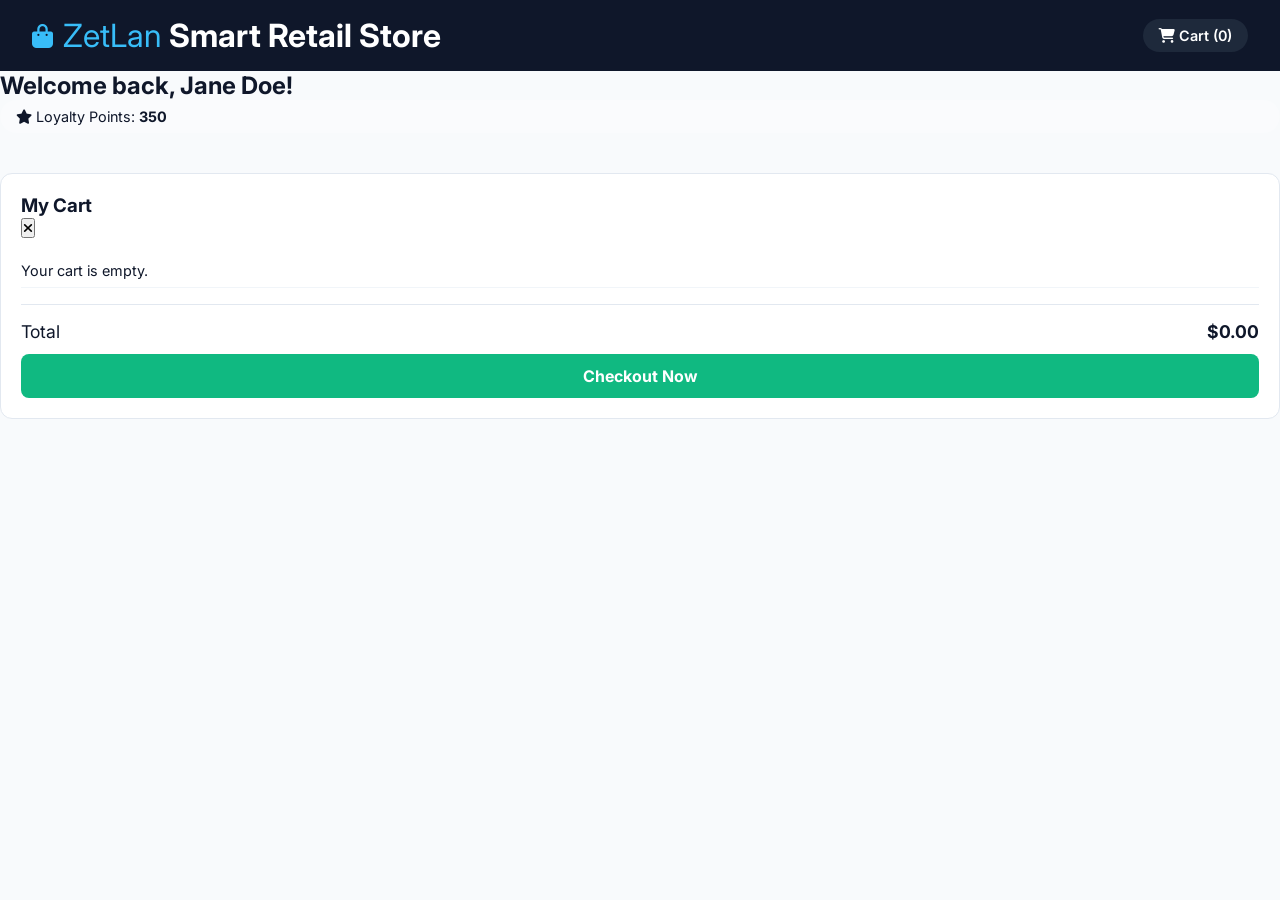
<file: frontend/customer-portal/index.html>
<!DOCTYPE html>
<html lang="en">
<head>
  <meta charset="UTF-8">
  <meta name="viewport" content="width=device-width, initial-scale=1.0">
  <title>ZetLan Smart Retail Store</title>
  <link rel="stylesheet" href="https://fonts.googleapis.com/css2?family=Inter:wght@300;400;500;600;700&display=swap">
  <link rel="stylesheet" href="https://cdnjs.cloudflare.com/ajax/libs/font-awesome/6.4.0/css/all.min.css">
  <link rel="stylesheet" href="../../../../../../frontend/customer-portal/css/styles.css">
</head>
<body>

<!-- Navigation -->
<header class="navbar">
  <div class="brand">
    <i class="fa-solid fa-bag-shopping brand-icon"></i>
    <h1><span class="zetlan-highlight">ZetLan</span> Smart Retail Store</h1>
  </div>
  <div class="cart-summary" id="cart-toggle-btn">
    <i class="fa-solid fa-cart-shopping"></i> Cart (<span id="cart-count">0</span>)
  </div>
</header>

<!-- Hero Landing Section -->
<section class="hero-section fade-in" id="customer-welcome">
  <div class="hero-content">
    <h2>Welcome to <span class="zetlan-highlight">ZetLan.</span></h2>
    <p>Discover our featured smart catalog. Experience seamless retail.</p>
  </div>
  <!-- Decorative Floating Elements / Carousel Placeholder -->
  <div class="hero-visuals">
    <div class="floating-item float-1"></div>
    <div class="floating-item float-2"></div>
    <div class="floating-item float-3"></div>
  </div>
</section>

<!-- Main Catalog -->
<div class="container fade-in delay-1">
  <main class="store-layout">
    <!-- Categories will be dynamically injected here -->
    <section class="products-section" id="catalog-container">
      <!-- JS injects category blocks here -->
    </section>
  </main>
</div>

<!-- Slide-In Cart Overlay & Sidebar -->
<div class="cart-overlay" id="cart-overlay"></div>
<aside class="cart-sidebar offcanvas" id="slide-cart">
  <div class="cart-header">
    <h3>My Cart</h3>
    <button class="close-btn" id="close-cart-btn"><i class="fa-solid fa-xmark"></i></button>
  </div>

  <div class="cart-table-wrapper">
    <table>
      <tbody id="customer-cart-body">
      <tr class="empty-row"><td colspan="2">Your cart is empty.</td></tr>
      </tbody>
    </table>
  </div>

  <div class="checkout-box">
    <div class="total-row">
      <span>Total</span>
      <strong id="customer-total">$0.00</strong>
    </div>
    <button onclick="processCustomerCheckout()" class="btn-checkout">Checkout Now</button>
  </div>
</aside>

<!-- Custom Popup Container -->
<div id="toast-container"></div>

<script src="../../../../../../frontend/customer-portal/js/api-client.js"></script>
<script src="../../../../../../frontend/customer-portal/js/customer-app.js"></script>
</body>
</html>
</file>
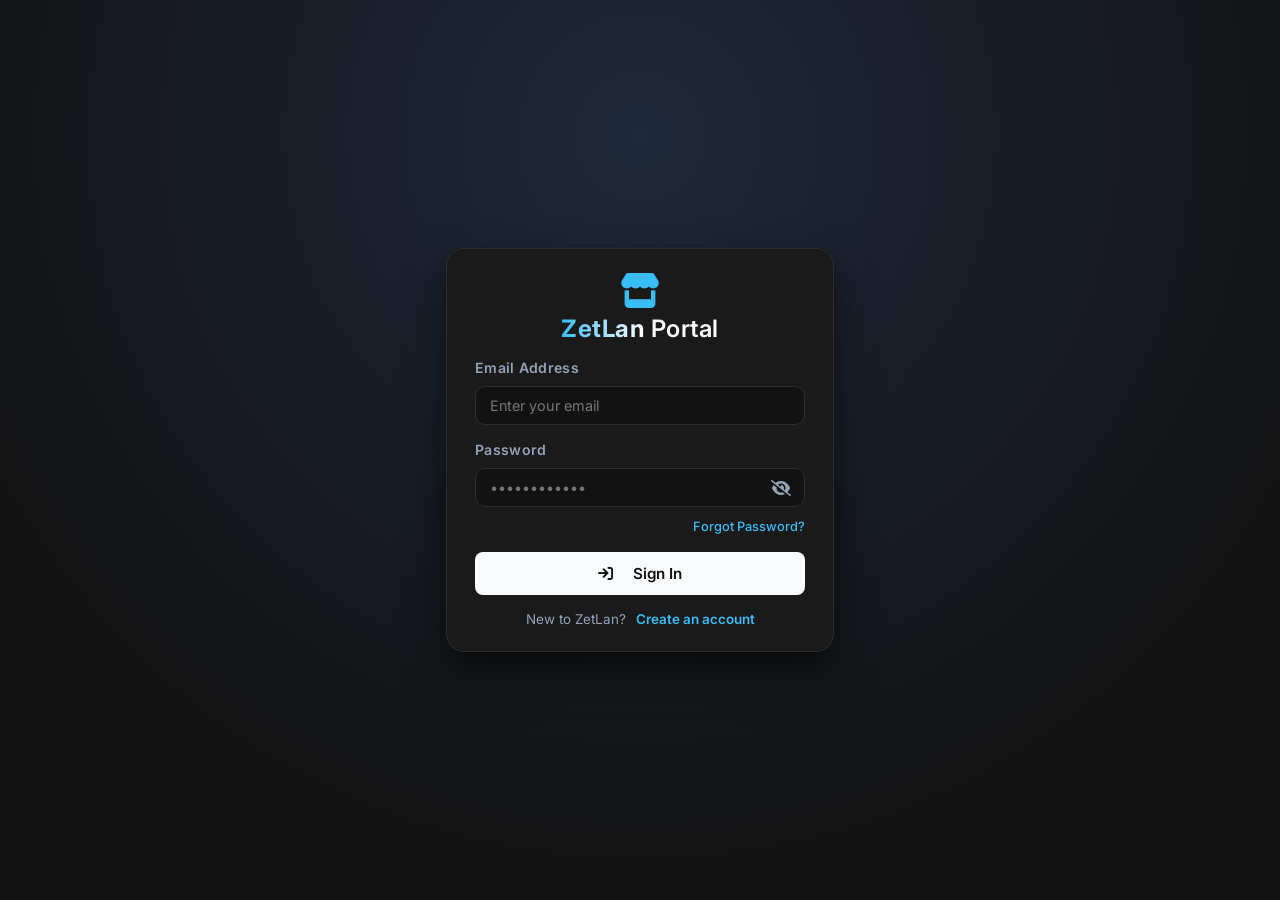
<file: smart-retail-management/src/main/resources/static/admin-portal/index.html>
<!DOCTYPE html>
<html lang="en">
<head>
  <meta charset="UTF-8">
  <meta name="viewport" content="width=device-width, initial-scale=1.0">
  <title>ZetLan Admin Dashboard</title>
  <link rel="stylesheet" href="css/admin-styles.css">
  <link rel="stylesheet" href="https://cdnjs.cloudflare.com/ajax/libs/font-awesome/6.4.0/css/all.min.css">
  <link rel="stylesheet" href="https://fonts.googleapis.com/css2?family=Inter:wght@300;400;500;600;700&display=swap">
</head>
<body>

<!-- Left Navigation Backdrop Overlay -->
<div id="sidebar-overlay" class="overlay"></div>

<!-- Right User Profile Backdrop Overlay -->
<div id="user-menu-overlay" class="overlay"></div>

<!-- ================= EXPANDED AVATAR SLIDE-IN SIDEBAR ================= -->
<aside id="user-slide-menu" class="slide-menu-left user-slide-drawer">
  <div class="menu-header">
    <div>
      <h3 id="dynamic-user-name">Loading...</h3>
    </div>
    <button id="close-user-menu" class="icon-btn"><i class="fa-solid fa-xmark"></i></button>
  </div>

  <ul class="menu-options-list">
    <li class="menu-item-spaced">
      <a href="#" onclick="openProfileModal()" class="avatar-nav-link">
        <i class="fa-solid fa-id-badge text-accent"></i>
        <span>My Profile & Role</span>
      </a>
    </li>
    <li class="menu-item-spaced">
      <a href="#" onclick="openPOSFromAvatar()" class="avatar-nav-link">
        <i class="fa-solid fa-cash-register text-success"></i>
        <span>POS Terminal Shortcut</span>
      </a>
    </li>
    <li class="menu-item-spaced">
      <a href="#" onclick="navigateToSettingsFromAvatar()" class="avatar-nav-link">
        <i class="fa-solid fa-sliders text-muted"></i>
        <span>System Preferences</span>
      </a>
    </li>
    <li class="menu-item-spaced">
      <a href="#" onclick="fetchDashboardData(true)" class="avatar-nav-link">
        <i class="fa-solid fa-rotate text-muted"></i>
        <span>Sync Activity Logs</span>
      </a>
    </li>
    <li class="menu-item-divider menu-action-item">
      <a href="#" onclick="logoutUser()" class="logout-link">
        <i class="fa-solid fa-arrow-right-from-bracket"></i>
        <span>Secure Sign Out</span>
      </a>
    </li>
    <li class="menu-item-spaced">
      <a href="#" onclick="deleteMyAccount()" class="logout-link text-danger">
        <i class="fa-solid fa-user-xmark"></i>
        <span>Delete Account</span>
      </a>
    </li>
  </ul>

  <div class="menu-footer">
    v0.1.0
  </div>
</aside>

<!-- ================= OFF-CANVAS COLLAPSIBLE LEFT NAVIGATION ================= -->
<aside id="sidebar-nav-drawer" class="sidebar-nav">
  <div class="brand sidebar-brand-row">
    <div class="brand-title-group">
      <i class="fa-solid fa-store brand-icon"></i>
      <h1><span class="zetlan-highlight">ZetLan</span> Admin</h1>
    </div>
    <button id="close-sidebar-btn" class="icon-btn close-sidebar-btn"><i class="fa-solid fa-xmark"></i></button>
  </div>

  <ul class="nav-links" id="sidebar-menu">
    <li data-privilege="ALL"><a href="#" data-target="dashboard-view" class="active"><i class="fa-solid fa-border-all"></i> Dashboard</a></li>
    <li data-privilege="ALL"><a href="#" data-target="products-view"><i class="fa-solid fa-boxes-stacked"></i> Products</a></li>
    <li data-privilege="ALL"><a href="#" data-target="orders-view"><i class="fa-solid fa-cart-flatbed"></i> Sales Orders</a></li>
    <li data-privilege="ALL"><a href="#" data-target="customers-view"><i class="fa-solid fa-users"></i> Customers</a></li>
    <li data-privilege="MANAGER,ADMIN"><a href="#" data-target="suppliers-view"><i class="fa-solid fa-truck-field"></i> Suppliers</a></li>
    <li data-privilege="ADMIN"><a href="#" data-target="employees-view"><i class="fa-solid fa-user-shield"></i> Staff & Roles</a></li>
    <li data-privilege="ADMIN"><a href="#" data-target="settings-view"><i class="fa-solid fa-gear"></i> Settings</a></li>
  </ul>
</aside>

<!-- ================= FULL-WIDTH MAIN CONTENT AREA ================= -->
<div class="app-layout">
  <main class="main-content">
    <header class="top-header">
      <div class="header-search">
        <button id="hamburger-btn" class="icon-btn hamburger-btn" title="Toggle Navigation Menu">
          <i class="fa-solid fa-bars"></i>
        </button>
        <h2 id="current-page-title" class="page-title">Dashboard Overview</h2>
      </div>
      <div class="header-actions">
        <div class="user-profile" id="avatar-btn" title="Open Account Menu">
          <i class="fa-solid fa-circle-user profile-icon"></i>
        </div>
      </div>
    </header>

    <div class="dashboard-container">

      <!-- DASHBOARD VIEW -->
      <section id="dashboard-view" class="view-section active fade-in">
        <section class="kpi-row">
          <div class="card kpi-card">
            <div class="kpi-text">
              <h3>Total Inventory Value</h3>
              <p id="stat-inventory-value">Fetching...</p>
            </div>
            <div class="stat-icon blue"><i class="fa-solid fa-wallet"></i></div>
          </div>
          <div class="card kpi-card">
            <div class="kpi-text">
              <h3>Active Products</h3>
              <p id="stat-total-products">--</p>
            </div>
            <div class="stat-icon green"><i class="fa-solid fa-boxes-stacked"></i></div>
          </div>
          <div class="card kpi-card">
            <div class="kpi-text">
              <h3>Reorder Alerts</h3>
              <p id="stat-low-stock">--</p>
            </div>
            <div class="stat-icon orange"><i class="fa-solid fa-triangle-exclamation"></i></div>
          </div>
        </section>

        <div class="bento-layout">
          <div class="primary-column">
            <section class="card">
              <div class="card-header">
                <h2><i class="fa-solid fa-chart-line"></i> Recent Operations</h2>
                <button class="btn btn-secondary btn-sm" onclick="fetchDashboardData(true)"><i class="fa-solid fa-rotate"></i> Sync</button>
              </div>
              <div id="recent-operations-container">
                <p class="empty-msg">Loading operational data...</p>
              </div>
            </section>
          </div>
          <aside class="widgets-column">
            <div class="card widget-card">
              <div class="card-header border-none pb-0">
                <h3 class="widget-title">Low Stock Alerts</h3>
              </div>
              <div id="alerts-widget-container" class="widget-body">
                <p class="empty-msg">All stock is healthy.</p>
              </div>
            </div>
          </aside>
        </div>
      </section>

      <!-- PRODUCTS VIEW -->
      <section id="products-view" class="view-section fade-in">
        <section class="card">
          <div class="card-header">
            <h2><i class="fa-solid fa-boxes-stacked"></i> Product Catalog</h2>
            <button class="btn btn-primary rbac-add"><i class="fa-solid fa-plus"></i> Add Product</button>
          </div>
          <div class="table-container">
            <table class="data-table">
              <thead><tr><th>ID</th><th>Details</th><th>Category</th><th>Price</th><th>Stock</th><th>Actions</th></tr></thead>
              <tbody id="products-table-body"><tr><td colspan="6" class="empty-msg">Loading...</td></tr></tbody>
            </table>
          </div>
        </section>
      </section>

      <!-- SALES ORDERS VIEW -->
      <section id="orders-view" class="view-section fade-in">
        <section class="card">
          <div class="card-header">
            <h2><i class="fa-solid fa-cart-flatbed"></i> Sales Orders</h2>
            <button class="btn btn-primary rbac-add"><i class="fa-solid fa-plus"></i> New Order</button>
          </div>
          <div class="table-container">
            <table class="data-table">
              <thead><tr><th>Order ID</th><th>Customer</th><th>Date</th><th>Total</th><th>Status</th><th>Actions</th></tr></thead>
              <tbody id="orders-table-body"><tr><td colspan="6" class="empty-msg">Loading...</td></tr></tbody>
            </table>
          </div>
        </section>
      </section>

      <!-- CUSTOMERS VIEW -->
      <section id="customers-view" class="view-section fade-in">
        <section class="card">
          <div class="card-header">
            <h2><i class="fa-solid fa-users"></i> Customer Database</h2>
            <button class="btn btn-primary rbac-add"><i class="fa-solid fa-plus"></i> Add Customer</button>
          </div>
          <div class="table-container">
            <table class="data-table">
              <thead><tr><th>ID</th><th>Name</th><th>Email</th><th>Phone</th><th>Actions</th></tr></thead>
              <tbody id="customers-table-body"><tr><td colspan="5" class="empty-msg">Loading...</td></tr></tbody>
            </table>
          </div>
        </section>
      </section>

      <!-- SUPPLIERS VIEW -->
      <section id="suppliers-view" class="view-section fade-in">
        <section class="card">
          <div class="card-header">
            <h2><i class="fa-solid fa-truck-field"></i> Supplier Management</h2>
            <button class="btn btn-primary rbac-add"><i class="fa-solid fa-plus"></i> Add Supplier</button>
          </div>
          <div class="table-container">
            <table class="data-table">
              <thead><tr><th>ID</th><th>Company Name</th><th>Contact Info</th><th>Status</th><th>Actions</th></tr></thead>
              <tbody id="suppliers-table-body"><tr><td colspan="5" class="empty-msg">Loading...</td></tr></tbody>
            </table>
          </div>
        </section>
      </section>

      <!-- EMPLOYEES & ROLES VIEW -->
      <section id="employees-view" class="view-section fade-in">
        <section class="card">
          <div class="card-header">
            <h2><i class="fa-solid fa-user-shield"></i> Staff & Role Assignments</h2>
            <button class="btn btn-primary rbac-add" onclick="showCustomToast('Admins must be registered via the secure Auth Portal.')"><i class="fa-solid fa-shield"></i> Portal Registration</button>
          </div>
          <div class="table-container">
            <table class="data-table">
              <thead><tr><th>ID</th><th>Name</th><th>Email</th><th>Role</th><th>Status</th><th>Actions</th></tr></thead>
              <tbody id="employees-table-body"><tr><td colspan="6" class="empty-msg">Loading...</td></tr></tbody>
            </table>
          </div>
        </section>
      </section>

      <!-- SETTINGS VIEW -->
      <section id="settings-view" class="view-section fade-in">
        <section class="card pb-lg">
          <div class="card-header border-light pb-md">
            <h2><i class="fa-solid fa-gear"></i> System Settings</h2>
            <button class="btn btn-primary" onclick="saveSystemSettings()"><i class="fa-solid fa-floppy-disk"></i> Save Configurations</button>
          </div>

          <div class="settings-grid">
            <div>
              <h3 class="settings-section-title">General Preferences</h3>
              <div class="form-group">
                <label for="setting-store-name">Company / Store Name</label>
                <input type="text" id="setting-store-name" class="form-control" value="ZetLan Smart Retail Store">
              </div>
              <div class="form-group">
                <label>Default Currency Symbol</label>
                <div class="custom-dropdown mb-0">
                  <div class="dropdown-selected bg-dominant">₹ (Indian Rupee)</div>
                </div>
              </div>
              <div class="form-group">
                <label for="setting-tax-rate">Global Sales Tax Rate (%)</label>
                <input type="number" id="setting-tax-rate" class="form-control" value="18" min="0" max="100">
              </div>
              <div class="form-group mt-md">
                <label for="setting-loyalty-rate">Loyalty Points Conversion</label>
                <p class="settings-help-text">Points earned per ₹100 spent by registered customers.</p>
                <input type="number" id="setting-loyalty-rate" class="form-control" value="1" min="1">
              </div>
            </div>

            <div>
              <h3 class="settings-section-title">System Modules</h3>
              <div class="settings-toggle-row">
                <div>
                  <strong class="settings-toggle-title">Dark Mode Interface</strong>
                  <span class="settings-help-text">Enforce dark theme across terminal.</span>
                </div>
                <input type="checkbox" id="setting-dark-mode" checked class="settings-checkbox">
              </div>
              <div class="settings-toggle-row">
                <div>
                  <strong class="settings-toggle-title">Low Stock Email Alerts</strong>
                  <span class="settings-help-text">Notify admins when inventory falls below 10.</span>
                </div>
                <input type="checkbox" id="setting-email-alerts" checked class="settings-checkbox">
              </div>
              <div class="settings-toggle-row mb-0">
                <div>
                  <strong class="settings-toggle-title">Auto-Backup Database</strong>
                  <span class="settings-help-text">Generate SQL dumps nightly at 12:00 AM.</span>
                </div>
                <input type="checkbox" id="setting-auto-backup" checked class="settings-checkbox">
              </div>
            </div>
          </div>
        </section>
      </section>

    </div>
  </main>
</div>

<!-- ================= MY PROFILE & ROLE MODAL ================= -->
<div id="profile-modal" class="modal-overlay">
  <div class="modal-container modal-sm">
    <div class="modal-header">
      <h2 class="modal-title"><i class="fa-solid fa-id-badge text-accent"></i> My Account Profile</h2>
      <button class="icon-btn" onclick="closeProfileModal()"><i class="fa-solid fa-xmark"></i></button>
    </div>
    <div class="modal-body profile-modal-body">
      <div class="profile-avatar-circle">
        <i class="fa-solid fa-user"></i>
      </div>
      <h3 id="profile-modal-name" class="profile-modal-name">System User</h3>
      <div id="profile-modal-role" class="badge active mb-md">ADMIN ACCESS</div>

      <div class="profile-info-grid">
        <div class="profile-info-row">
          <span class="text-muted">Status</span>
          <strong class="text-success"><i class="fa-solid fa-circle-check"></i> Active & Verified</strong>
        </div>
        <div class="profile-info-row">
          <span class="text-muted">Security Level</span>
          <strong id="profile-modal-privileges">Full Control</strong>
        </div>
      </div>
    </div>
    <div class="modal-footer confirm-footer">
      <button class="btn btn-secondary w-100" onclick="closeProfileModal()">Close</button>
    </div>
  </div>
</div>

<!-- ================= ORDER DETAILS MODAL ================= -->
<div id="order-details-modal" class="modal-overlay">
  <div class="modal-container order-detail-modal-box">
    <div class="modal-header">
      <h2 class="modal-title"><i class="fa-solid fa-receipt"></i> Order <span id="detail-order-number" class="text-accent"></span></h2>
      <button class="icon-btn" onclick="closeOrderDetailsModal()"><i class="fa-solid fa-xmark"></i></button>
    </div>

    <div class="order-detail-body">
      <div class="order-meta-row">
        <div class="order-meta-col">
          <p class="meta-label">Customer Account</p>
          <strong id="detail-customer" class="meta-value"></strong>
        </div>
        <div class="order-meta-col text-right">
          <p class="meta-label">Date & Time / Cashier</p>
          <div id="detail-meta" class="meta-value-block"></div>
        </div>
      </div>

      <div class="order-items-wrapper">
        <h4 class="order-items-title"><i class="fa-solid fa-basket-shopping"></i> Purchased Items</h4>
        <div class="table-container clean-table-box">
          <table class="data-table m-0">
            <thead>
            <tr>
              <th>Item Description</th>
              <th class="text-center">Qty</th>
              <th class="text-right">Price</th>
              <th class="text-right">Subtotal</th>
            </tr>
            </thead>
            <tbody id="detail-items-body"></tbody>
          </table>
        </div>
      </div>

      <div class="order-detail-footer">
        <div class="total-summary-box">
          <span class="summary-label">Grand Total</span>
          <strong id="detail-total" class="summary-total"></strong>
        </div>
      </div>
    </div>

  </div>
</div>

<!-- ================= 2-STEP POINT OF SALE (POS) MODAL ================= -->
<div id="pos-modal" class="modal-overlay">
  <div class="modal-container modal-lg">
    <div class="modal-header pos-step-header">
      <h2 class="modal-title"><i class="fa-solid fa-cash-register"></i> Terminal Checkout</h2>

      <div class="pos-progress-container">
        <div id="pos-step-indicator-1" class="pos-step-badge active">
          <span class="step-num">1</span> Select Items
        </div>
        <div class="pos-step-divider"></div>
        <div id="pos-step-indicator-2" class="pos-step-badge">
          <span class="step-num">2</span> Review & Payment
        </div>
      </div>

      <button class="icon-btn" onclick="closePOSModal()"><i class="fa-solid fa-xmark"></i></button>
    </div>

    <!-- STEP 1: CATALOG SELECTION -->
    <div id="pos-step-1-view" class="pos-step-view active">
      <div class="pos-catalog-wrapper">
        <div class="pos-search-bar-row">
          <input type="text" id="pos-search" class="form-control pos-search-input" placeholder="Search product catalog by name or SKU...">
        </div>

        <div id="pos-product-grid" class="pos-grid"></div>
      </div>

      <div class="pos-step-footer">
        <div class="pos-cart-summary-pill">
          <i class="fa-solid fa-cart-shopping"></i>
          <span id="pos-step1-count-badge" class="font-bold">0 Items</span>
          <span id="pos-step1-total-badge" class="pos-pill-total">₹0.00</span>
        </div>
        <button type="button" class="btn btn-primary" onclick="goToPOSStep(2)">
          <span>Next: Review Cart</span>
          <i class="fa-solid fa-arrow-right"></i>
        </button>
      </div>
    </div>

    <!-- STEP 2: CART REVIEW & SEARCHABLE CUSTOMERS -->
    <div id="pos-step-2-view" class="pos-step-view">
      <div class="pos-checkout-layout">
        <div class="pos-cart-table-panel">
          <div class="pos-panel-title">
            <h3><i class="fa-solid fa-basket-shopping"></i> Selected Items</h3>
            <button type="button" class="btn btn-secondary btn-sm" onclick="goToPOSStep(1)"><i class="fa-solid fa-plus"></i> Add More Items</button>
          </div>
          <div class="table-container pos-table-scroll">
            <table class="data-table m-0">
              <thead>
              <tr>
                <th>Product</th>
                <th class="text-center">Qty</th>
                <th class="text-right">Price</th>
                <th class="text-right">Subtotal</th>
                <th class="text-center">Remove</th>
              </tr>
              </thead>
              <tbody id="pos-cart-table-body">
              <tr><td colspan="5" class="empty-msg">Your cart is empty</td></tr>
              </tbody>
            </table>
          </div>
        </div>

        <div class="pos-checkout-panel">
          <div class="pos-customer-search-board">
            <label class="pos-label">Assign Customer Account</label>

            <div class="searchable-dropdown" id="pos-customer-search-box">
              <input type="text" id="pos-customer-search-input" class="form-control" placeholder="Type name, phone, or email..." autocomplete="off">
              <i class="fa-solid fa-magnifying-glass search-board-icon"></i>
              <input type="hidden" id="pos-customer-id">
            </div>

            <div id="pos-customer-options-list" class="searchable-options-list"></div>

            <div id="pos-selected-customer-pill" class="selected-customer-badge">
              <i class="fa-solid fa-user-check"></i>
              <span id="pos-selected-customer-name">Guest Checkout (No Account)</span>
              <button type="button" class="clear-cust-btn" onclick="clearPOSCustomer()"><i class="fa-solid fa-xmark"></i></button>
            </div>
          </div>

          <div class="pos-payment-summary-board">
            <div class="pos-total-row">
              <span class="pos-total-label">Grand Total</span>
              <strong id="pos-total-price" class="pos-total-price">₹0.00</strong>
            </div>

            <div class="pos-action-buttons">
              <button type="button" class="btn btn-secondary pos-back-btn" onclick="goToPOSStep(1)">
                <i class="fa-solid fa-arrow-left"></i> Back
              </button>
              <button id="pos-checkout-btn" class="btn btn-primary pos-checkout-btn" onclick="processPOSCheckout()">
                <i class="fa-solid fa-credit-card btn-icon-left"></i> Process Payment
              </button>
            </div>
          </div>
        </div>
      </div>
    </div>

  </div>
</div>

<!-- ================= PRODUCT CRUD MODAL ================= -->
<div id="product-modal" class="modal-overlay">
  <div class="modal-container">
    <div class="modal-header">
      <h2 id="product-modal-title" class="modal-title"><i class="fa-solid fa-box"></i> Add New Product</h2>
      <button class="icon-btn" onclick="closeProductModal()"><i class="fa-solid fa-xmark"></i></button>
    </div>
    <form id="product-form" class="modal-form">
      <input type="hidden" id="modal-product-id">
      <div class="modal-body">
        <div class="form-group full-width">
          <label for="modal-product-name">Product Name</label>
          <input type="text" id="modal-product-name" class="form-control" placeholder="Enter product name" required>
        </div>
        <div class="form-group">
          <label for="modal-product-sku">SKU (Stock Keeping Unit)</label>
          <input type="text" id="modal-product-sku" class="form-control" placeholder="Enter SKU" required>
        </div>
        <div class="form-group">
          <label>Category</label>
          <div class="custom-dropdown" id="modal-category-dropdown">
            <div class="dropdown-selected" id="modal-category-selected">Select a category</div>
            <div class="dropdown-options" id="modal-category-options"></div>
            <input type="hidden" id="modal-product-category" required>
          </div>
        </div>
        <div class="form-group">
          <label for="modal-product-price">Price (₹)</label>
          <input type="number" id="modal-product-price" class="form-control" placeholder="0.00" step="0.01" min="0" required>
        </div>
        <div class="form-group">
          <label for="modal-product-stock">Initial Stock Quantity</label>
          <input type="number" id="modal-product-stock" class="form-control" placeholder="0" min="0" required>
        </div>
        <div class="form-group full-width">
          <label for="modal-product-image">Product Image (File Upload)</label>
          <input type="file" id="modal-product-image" class="form-control" accept="image/png, image/jpeg, image/webp">
        </div>
        <div class="form-group full-width">
          <label for="modal-product-desc">Product Description</label>
          <textarea id="modal-product-desc" class="form-control textarea-vertical" rows="3" placeholder="Enter product details..."></textarea>
        </div>
      </div>
      <div class="modal-footer">
        <div><button type="button" class="btn btn-secondary" onclick="resetProductForm()">Reset</button></div>
        <div class="footer-actions">
          <button type="button" class="btn btn-secondary" onclick="closeProductModal()">Cancel</button>
          <button type="submit" class="btn btn-primary" id="modal-save-btn">Submit Product</button>
        </div>
      </div>
    </form>
  </div>
</div>

<!-- ================= CUSTOMER CRUD MODAL ================= -->
<div id="customer-modal" class="modal-overlay">
  <div class="modal-container">
    <div class="modal-header">
      <h2 id="customer-modal-title" class="modal-title"><i class="fa-solid fa-user-plus"></i> Add New Customer</h2>
      <button class="icon-btn" onclick="closeCustomerModal()"><i class="fa-solid fa-xmark"></i></button>
    </div>
    <form id="customer-form" class="modal-form">
      <input type="hidden" id="modal-customer-id">
      <div class="modal-body">
        <div class="form-group full-width">
          <label for="modal-customer-name">Full Name</label>
          <input type="text" id="modal-customer-name" class="form-control" placeholder="Enter customer's full name" required>
        </div>
        <div class="form-group">
          <label for="modal-customer-email">Email Address</label>
          <input type="email" id="modal-customer-email" class="form-control" placeholder="Enter email address" required>
        </div>
        <div class="form-group">
          <label for="modal-customer-phone">Phone Number</label>
          <input type="text" id="modal-customer-phone" class="form-control" placeholder="Enter phone number" required>
        </div>
        <div class="form-group full-width">
          <label for="modal-customer-address">Mailing Address</label>
          <textarea id="modal-customer-address" class="form-control textarea-vertical" rows="2" placeholder="Enter full address..."></textarea>
        </div>
      </div>
      <div class="modal-footer">
        <div><button type="button" class="btn btn-secondary" onclick="resetCustomerForm()">Reset</button></div>
        <div class="footer-actions">
          <button type="button" class="btn btn-secondary" onclick="closeCustomerModal()">Cancel</button>
          <button type="submit" class="btn btn-primary" id="modal-customer-save-btn">Submit Customer</button>
        </div>
      </div>
    </form>
  </div>
</div>

<!-- ================= SUPPLIER CRUD MODAL ================= -->
<div id="supplier-modal" class="modal-overlay">
  <div class="modal-container">
    <div class="modal-header">
      <h2 id="supplier-modal-title" class="modal-title"><i class="fa-solid fa-truck"></i> Add Supplier</h2>
      <button class="icon-btn" onclick="closeSupplierModal()"><i class="fa-solid fa-xmark"></i></button>
    </div>
    <form id="supplier-form" class="modal-form">
      <input type="hidden" id="modal-supplier-id">
      <div class="modal-body">
        <div class="form-group full-width">
          <label>Company Name</label>
          <input type="text" id="modal-supplier-company" class="form-control" placeholder="Enter company name" required>
        </div>
        <div class="form-group">
          <label>Contact Person</label>
          <input type="text" id="modal-supplier-person" class="form-control" placeholder="Enter contact person's name" required>
        </div>
        <div class="form-group">
          <label>Email Address</label>
          <input type="email" id="modal-supplier-email" class="form-control" placeholder="Enter email address" required>
        </div>
        <div class="form-group">
          <label>Phone Number</label>
          <input type="text" id="modal-supplier-phone" class="form-control" placeholder="Enter phone number" required>
        </div>
        <div class="form-group full-width">
          <label>Address</label>
          <textarea id="modal-supplier-address" class="form-control textarea-vertical" rows="2" placeholder="Enter full address..."></textarea>
        </div>
      </div>
      <div class="modal-footer">
        <button type="button" class="btn btn-secondary" onclick="resetSupplierForm()">Reset</button>
        <div class="footer-actions">
          <button type="button" class="btn btn-secondary" onclick="closeSupplierModal()">Cancel</button>
          <button type="submit" class="btn btn-primary">Save Supplier</button>
        </div>
      </div>
    </form>
  </div>
</div>

<!-- ================= EMPLOYEE CRUD MODAL ================= -->
<div id="employee-modal" class="modal-overlay">
  <div class="modal-container">
    <div class="modal-header">
      <h2 id="employee-modal-title" class="modal-title"><i class="fa-solid fa-user-shield"></i> Add Employee</h2>
      <button class="icon-btn" onclick="closeEmployeeModal()"><i class="fa-solid fa-xmark"></i></button>
    </div>
    <form id="employee-form" class="modal-form">
      <input type="hidden" id="modal-employee-id">
      <div class="modal-body">
        <div class="form-group full-width">
          <label>Full Name</label>
          <input type="text" id="modal-employee-name" class="form-control" placeholder="Enter full name" required>
        </div>
        <div class="form-group">
          <label>Username</label>
          <input type="text" id="modal-employee-username" class="form-control" placeholder="Enter unique username" required>
        </div>
        <div class="form-group">
          <label>Email Address</label>
          <input type="email" id="modal-employee-email" class="form-control" placeholder="Enter email address" required>
        </div>
        <div class="form-group">
          <label>Role ID</label>
          <input type="number" id="modal-employee-role" class="form-control" placeholder="1=Admin, 2=Mgr, 3=Staff" required>
        </div>
        <div class="form-group">
          <label>Password</label>
          <input type="password" id="modal-employee-password" class="form-control" placeholder="Enter new password">
        </div>
      </div>
      <div class="modal-footer">
        <button type="button" class="btn btn-secondary" onclick="resetEmployeeForm()">Reset</button>
        <div class="footer-actions">
          <button type="button" class="btn btn-secondary" onclick="closeEmployeeModal()">Cancel</button>
          <button type="submit" class="btn btn-primary">Save Employee</button>
        </div>
      </div>
    </form>
  </div>
</div>

<!-- ================= CUSTOM CONFIRMATION MODAL ================= -->
<div id="confirm-modal" class="modal-overlay">
  <div class="modal-container modal-sm">
    <div class="modal-body confirm-body">
      <div class="confirm-icon"><i class="fa-solid fa-triangle-exclamation"></i></div>
      <h3 id="confirm-title" class="confirm-title">Are you sure?</h3>
      <p id="confirm-message" class="confirm-message">This action cannot be undone.</p>
    </div>
    <div class="modal-footer confirm-footer">
      <button class="btn btn-secondary" onclick="closeConfirmModal()">Cancel</button>
      <button class="btn btn-danger" id="confirm-action-btn">Yes, Confirm</button>
    </div>
  </div>
</div>

<div id="toast-container"></div>
<script src="js/api-client.js"></script>
<script src="js/dashboard.js"></script>
</body>
</html>
</file>
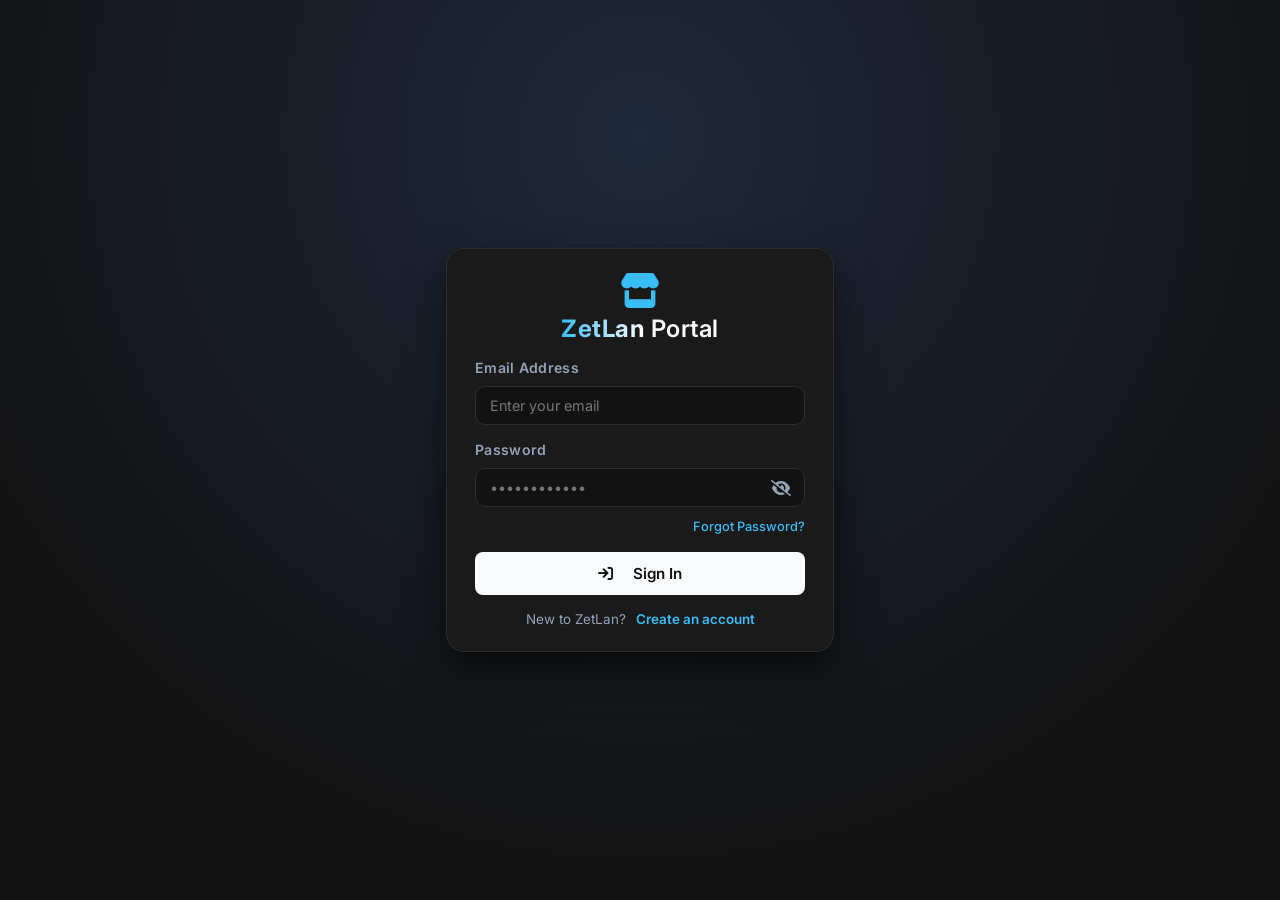
<file: smart-retail-management/src/main/resources/static/admin-portal/auth.html>
<!DOCTYPE html>
<html lang="en">
<head>
    <meta charset="UTF-8">
    <meta name="viewport" content="width=device-width, initial-scale=1.0">
    <title>ZetLan Portal - Authentication</title>
    <link rel="stylesheet" href="css/admin-styles.css">
    <link rel="stylesheet" href="https://cdnjs.cloudflare.com/ajax/libs/font-awesome/6.4.0/css/all.min.css">
    <link rel="stylesheet" href="https://fonts.googleapis.com/css2?family=Inter:wght@300;400;500;600;700&display=swap">
</head>
<body class="auth-body">

<div class="auth-wrapper">
    <div class="auth-card">

        <div class="auth-header">
            <i class="fa-solid fa-store brand-icon-large"></i>
            <h1><span class="zetlan-highlight">ZetLan</span> Portal</h1>
        </div>

        <!-- ================= LOGIN FORM ================= -->
        <form id="login-form" class="auth-form">
            <div class="form-group">
                <label for="login-email">Email Address</label>
                <input type="email" id="login-email" class="form-control" placeholder="Enter your email" required>
            </div>

            <div class="form-group">
                <label for="login-password">Password</label>
                <div class="input-with-icon">
                    <input type="password" id="login-password" class="form-control" placeholder="••••••••••••" required>
                    <i class="fa-solid fa-eye-slash toggle-password" onclick="togglePasswordVisibility('login-password', this)"></i>
                </div>
            </div>

            <a class="forgot-link" onclick="switchAuthView('forgot')">Forgot Password?</a>

            <button type="submit" class="btn btn-primary auth-btn">
                <i class="fa-solid fa-arrow-right-to-bracket btn-icon-left"></i> Sign In
            </button>

            <div class="auth-toggle">
                <span>New to ZetLan?</span>
                <a onclick="switchAuthView('register')">Create an account</a>
            </div>
        </form>

        <!-- ================= REGISTER FORM ================= -->
        <form id="register-form" class="auth-form auth-hidden">
            <div class="form-group">
                <label for="reg-name">Full Name</label>
                <input type="text" id="reg-name" class="form-control" placeholder="Enter full name" required>
            </div>

            <div class="form-group">
                <label for="reg-email">Email Address</label>
                <input type="email" id="reg-email" class="form-control" placeholder="Enter email address" required>
            </div>

            <div class="form-group">
                <label>Role</label>
                <div class="custom-dropdown" id="reg-role-dropdown">
                    <div class="dropdown-selected" id="reg-role-selected">Select a role</div>
                    <div class="dropdown-options" id="reg-role-options">
                        <div class="dropdown-option" data-value="1">ADMIN</div>
                        <div class="dropdown-option" data-value="2">MANAGER</div>
                        <div class="dropdown-option" data-value="3">STAFF</div>
                    </div>
                    <input type="hidden" id="reg-role" required>
                </div>
            </div>

            <div class="form-group">
                <label for="reg-password">Password</label>
                <div class="input-with-icon">
                    <input type="password" id="reg-password" class="form-control" placeholder="••••••••••••" required>
                    <i class="fa-solid fa-eye-slash toggle-password" onclick="togglePasswordVisibility('reg-password', this)"></i>
                </div>
            </div>

            <button type="submit" class="btn btn-primary auth-btn">
                <i class="fa-solid fa-user-plus btn-icon-left"></i> Register User
            </button>

            <div class="auth-toggle">
                <span>Already registered?</span>
                <a onclick="switchAuthView('login')">Sign in here</a>
            </div>
        </form>

        <!-- ================= FORGOT PASSWORD FORM ================= -->
        <form id="forgot-form" class="auth-form auth-hidden">
            <p class="auth-description">Enter your registered email to receive an account recovery link.</p>

            <div class="form-group">
                <label for="forgot-email">Email Address</label>
                <input type="email" id="forgot-email" class="form-control" placeholder="Enter your registered email" required>
            </div>

            <button type="submit" class="btn btn-primary auth-btn">
                <i class="fa-solid fa-paper-plane btn-icon-left"></i> Send Recovery Link
            </button>

            <div class="auth-toggle">
                <span>Remembered your password?</span>
                <a onclick="switchAuthView('login')">Back to Sign In</a>
            </div>
        </form>

    </div>
</div>

<div id="toast-container"></div>
<script src="js/api-client.js"></script>
<script src="js/auth.js"></script>
</body>
</html>
</file>
<file: frontend/customer-portal/css/styles.css>
* { box-sizing: border-box; 
    margin: 0; 
    padding: 0; 
    font-family: 'Inter', sans-serif; 
}
body { 
    background-color: #f8fafc; 
    color: #0f172a; 
}

.navbar { 
    background-color: #0f172a; 
    color: white; 
    padding: 1rem 2rem;
     display: flex; 
     justify-content: space-between;
      align-items: center; 
    }
.brand { 
    display: flex; 
    align-items: center;
     gap: 10px; 
    }
.brand-icon { 
    color: #38bdf8; 
    font-size: 1.5rem; 
}
.brand h1 span { 
    color: #38bdf8; 
    font-weight: 400;
 }
.cart-summary { 
    background: #1e293b; 
    padding: 8px 16px; 
    border-radius: 20px; 
    font-weight: 600; 
    font-size: 0.9rem;
 }

.container { 
    max-width: 1200px; 
    margin: 20px auto;
     padding: 0 20px; 
    }

.banner-card { 
    background: linear-gradient(135deg, #0284c7, #0369a1); 
    color: white; 
    padding: 24px; border-radius: 12px;
     margin-bottom: 24px; 
     display: flex; 
     justify-content: space-between;
      align-items: center; 
    }
.loyalty-badge {
     background: rgba(255, 255, 255, 0.2);
      padding: 8px 16px; 
      border-radius: 20px; 
      font-size: 0.9rem; 
    }

.store-layout { 
    display: grid; 
    grid-template-columns: 1fr 320px;
     gap: 24px; 
    }
@media (max-width: 768px) { .store-layout { grid-template-columns: 1fr; } }

.store-grid { 
    display: grid; 
    grid-template-columns: repeat(auto-fill, minmax(180px, 1fr)); 
    gap: 16px; margin-top: 16px; 
}
.store-card { 
    background: white; 
    border: 1px solid #e2e8f0; 
    border-radius: 12px; 
    padding: 16px; 
    text-align: center; 
    display: flex; 
    flex-direction: column; 
    justify-content: space-between;
     gap: 8px;
     }
.card-icon { 
    font-size: 2rem;
     color: #0284c7; 
     margin-bottom: 8px;
     }
.store-card .price {
     font-size: 1.1rem;
      font-weight: 700;
       color: #0284c7; 
    }
.store-card button {
     background: #0284c7; 
     color: white; 
     border: none; 
     padding: 8px 12px;
      border-radius: 6px; 
      font-weight: 600; 
      cursor: pointer; 
    }
.store-card button:hover { 
    background: #0369a1;
 }

.cart-sidebar { 
    background: white;
     border: 1px solid #e2e8f0;
     border-radius: 12px; 
     padding: 20px; 
     height: fit-content; 
    }
table {
     width: 100%; 
     border-collapse: collapse;
      margin: 16px 0;
    }
td { 
    padding: 8px 0;
     border-bottom: 1px solid #f1f5f9;
      font-size: 0.9rem; 
    }
.checkout-box { 
    margin-top: 16px;
     border-top: 1px solid #e2e8f0;
      padding-top: 16px;
     }
.total-row { 
    display: flex; 
    justify-content: space-between;
     font-size: 1.1rem; 
     margin-bottom: 12px; 
    }
.btn-checkout { 
    width: 100%; 
    background: #10b981; 
    color: white; 
    border: none; padding: 12px;
     border-radius: 8px; 
     font-weight: 700; 
     font-size: 1rem; 
     cursor: pointer; 
    }
.btn-checkout:hover {
     background: #059669; 
    }
    .store-grid {
  display: grid;
  grid-template-columns: repeat(auto-fill, minmax(200px, 1fr));
  gap: 20px;
}

.store-card .img-wrapper {
  width: 100%;
  height: 140px;
  overflow: hidden;
  border-radius: 8px;
  margin-bottom: 10px;
}

.store-img {
  width: 100%;
  height: 100%;
  object-fit: cover;
  transition: transform 0.3s ease;
}

.store-card:hover .store-img {
  transform: scale(1.05);
}
</file>
<file: smart-retail-management/src/main/resources/static/admin-portal/css/admin-styles.css>
:root {
  --bg-dominant: #121212;
  --bg-secondary: #1a1a1a;
  --bg-tertiary: #252525;
  --accent-primary: #38bdf8;
  --text-main: #f8fafc;
  --text-muted: #94a3b8;
  --border-light: #2d2d2d;
  --success: #10b981;
  --danger: #ef4444;
  --shadow-base: 0 4px 6px -1px rgba(0, 0, 0, 0.2);
  --shadow-hover: 0 10px 25px rgba(0, 0, 0, 0.4);
  --transition-smooth: all 0.3s cubic-bezier(0.25, 0.8, 0.25, 1);
  --transition-pop: all 0.4s cubic-bezier(0.34, 1.56, 0.64, 1);
}

* {
  box-sizing: border-box;
  margin: 0;
  padding: 0;
  font-family: 'Inter', sans-serif;
}

body {
  background-color: var(--bg-dominant);
  color: var(--text-main);
  height: 100vh;
  overflow: hidden;
  opacity: 1 !important;
  visibility: visible !important;
}

/* ========================================================= */
/* COMPACT, NO-SCROLL AUTHENTICATION PORTAL STYLES           */
/* ========================================================= */
.auth-body {
  display: flex;
  align-items: center;
  justify-content: center;
  height: 100vh;
  width: 100vw;
  background: radial-gradient(circle at 50% 15%, #1e293b 0%, #121212 75%);
  overflow: hidden;
}

.auth-wrapper {
  width: 100%;
  max-width: 420px;
  padding: 16px;
}

.auth-card {
  background: var(--bg-secondary);
  border: 1px solid var(--border-light);
  border-radius: 18px;
  padding: 24px 28px;
  box-shadow: 0 20px 40px rgba(0, 0, 0, 0.6);
  position: relative;
  overflow: hidden;
}

.auth-header {
  text-align: center;
  margin-bottom: 16px;
}

.brand-icon-large {
  font-size: 2.2rem;
  color: var(--accent-primary);
  margin-bottom: 6px;
  display: inline-block;
}

.auth-header h1 {
  font-size: 1.5rem;
  font-weight: 600;
  letter-spacing: 0.5px;
}

.auth-form {
  display: flex;
  flex-direction: column;
  gap: 12px;
}

/* Tighten auth-specific form groups and inputs */
.auth-form .form-group {
  margin-bottom: 4px;
}

.auth-form label {
  font-size: 0.82rem;
  margin-bottom: 4px;
}

.auth-form .form-control,
.auth-form .dropdown-selected {
  padding: 10px 14px;
  font-size: 0.9rem;
}

.auth-hidden {
  display: none !important;
}

.input-with-icon {
  position: relative;
  width: 100%;
}

.input-with-icon .form-control {
  padding-right: 40px;
}

.toggle-password {
  position: absolute;
  right: 14px;
  top: 50%;
  transform: translateY(-50%);
  cursor: pointer;
  color: var(--text-muted);
  transition: var(--transition-smooth);
}

.toggle-password:hover {
  color: var(--accent-primary);
}

.forgot-link {
  align-self: flex-end;
  font-size: 0.8rem;
  color: var(--accent-primary);
  cursor: pointer;
  text-decoration: none;
  margin-top: -4px;
  font-weight: 500;
}

.forgot-link:hover {
  text-decoration: underline;
}

.auth-btn {
  width: 100%;
  padding: 11px;
  font-size: 0.95rem;
  font-weight: 600;
  margin-top: 6px;
}

.auth-toggle {
  text-align: center;
  font-size: 0.84rem;
  color: var(--text-muted);
  margin-top: 4px;
}

.auth-toggle a {
  color: var(--accent-primary);
  cursor: pointer;
  font-weight: 600;
  margin-left: 6px;
  text-decoration: none;
}

.auth-toggle a:hover {
  text-decoration: underline;
}

.auth-description {
  color: var(--text-muted);
  font-size: 0.88rem;
  line-height: 1.4;
  text-align: center;
  margin-bottom: 6px;
}

/* ----------------------------------------- */
/* MAIN DASHBOARD LAYOUT                     */
/* ----------------------------------------- */
.view-section {
  display: none;
}

.view-section.active {
  display: block;
  opacity: 1 !important;
}

.fade-in {
  animation: fadeIn 0.4s ease forwards;
}

@keyframes fadeIn {
  from {
    opacity: 0;
    transform: translateY(10px);
  }
  to {
    opacity: 1;
    transform: translateY(0);
  }
}

.app-layout {
  display: block;
  height: 100vh;
  width: 100vw;
  position: relative;
  overflow: hidden;
  z-index: 10;
}

/* ========================================================= */
/* OFF-CANVAS HAMBURGER LEFT NAVIGATION DRAWER               */
/* ========================================================= */
.sidebar-nav {
  position: fixed;
  top: 0;
  left: -320px;
  width: 300px;
  height: 100vh;
  background: var(--bg-secondary);
  border-right: 1px solid var(--border-light);
  padding: 32px 24px;
  display: flex;
  flex-direction: column;
  z-index: 9999;
  transition: left 0.35s cubic-bezier(0.25, 0.8, 0.25, 1);
  box-shadow: 10px 0 30px rgba(0, 0, 0, 0.5);
}

.sidebar-nav.open {
  left: 0;
}

.sidebar-brand-row {
  display: flex;
  align-items: center;
  justify-content: space-between;
  margin-bottom: 40px;
  padding-left: 4px;
}

.brand-title-group {
  display: flex;
  align-items: center;
  gap: 14px;
}

.brand-title-group h1 {
  font-size: 1.7rem;
  font-weight: 300;
}

.zetlan-highlight {
  background: linear-gradient(90deg, #38bdf8, #ffffff);
  -webkit-background-clip: text;
  -webkit-text-fill-color: transparent;
  font-weight: 700;
}

.close-sidebar-btn {
  font-size: 1.5rem;
}

.nav-links {
  list-style: none;
  display: flex;
  flex-direction: column;
  gap: 10px;
}

.nav-links a {
  display: flex;
  align-items: center;
  gap: 16px;
  padding: 14px 20px;
  border-radius: 10px;
  text-decoration: none;
  color: var(--text-muted);
  font-size: 1.05rem;
  transition: var(--transition-smooth);
  font-weight: 500;
}

.nav-links a i {
  font-size: 1.2rem;
  width: 24px;
  text-align: center;
}

.nav-links a:hover {
  color: var(--text-main);
  background: rgba(255, 255, 255, 0.03);
}

.nav-links a.active {
  color: var(--text-main);
  background: rgba(56, 189, 248, 0.1);
  border-left: 4px solid var(--accent-primary);
  padding-left: 16px;
}

.nav-links a.active i {
  color: var(--accent-primary);
}

.main-content {
  display: flex;
  flex-direction: column;
  height: 100vh;
  width: 100%;
  overflow-y: auto;
}

.top-header {
  display: flex;
  justify-content: space-between;
  align-items: center;
  padding: 24px 48px;
  border-bottom: 1px solid var(--border-light);
  background: var(--bg-dominant);
  position: sticky;
  top: 0;
  z-index: 10;
}

.header-search {
  display: flex;
  align-items: center;
  gap: 20px;
}

.hamburger-btn {
  font-size: 1.6rem;
  color: var(--text-main);
  padding: 6px 12px;
  border-radius: 8px;
  background: var(--bg-secondary);
  border: 1px solid var(--border-light);
}

.hamburger-btn:hover {
  background: var(--bg-tertiary);
  color: var(--accent-primary);
  border-color: var(--accent-primary);
}

.page-title {
  font-size: 1.45rem;
  font-weight: 600;
}

/* ========================================================= */
/* UPGRADED 52px x 52px AVATAR BUTTON                       */
/* ========================================================= */
.user-profile {
  cursor: pointer;
  transition: var(--transition-smooth);
  display: flex;
  align-items: center;
  justify-content: center;
  width: 52px;
  height: 52px;
  border-radius: 50%;
  background: var(--bg-secondary);
  border: 1px solid var(--border-light);
  color: var(--text-main);
}

.profile-icon {
  font-size: 2.1rem;
}

.user-profile:hover {
  color: var(--accent-primary);
  border-color: var(--accent-primary);
  transform: scale(1.08);
  box-shadow: 0 0 15px rgba(56, 189, 248, 0.25);
}

/* ========================================================= */
/* EXPANDED AVATAR SLIDE-IN SIDEBAR                          */
/* ========================================================= */
.user-slide-drawer {
  width: 340px;
  right: -360px;
  left: auto;
  border-left: 1px solid var(--border-light);
  border-right: none;
  transition: right 0.35s cubic-bezier(0.25, 0.8, 0.25, 1);
}

.user-slide-drawer.open {
  right: 0;
}

.avatar-nav-link {
  display: flex;
  align-items: center;
  gap: 14px;
  padding: 14px;
  text-decoration: none;
  color: var(--text-main);
  border-radius: 8px;
  font-weight: 500;
  transition: var(--transition-smooth);
}

.avatar-nav-link i {
  font-size: 1.2rem;
  width: 24px;
  text-align: center;
}

.avatar-nav-link:hover {
  background: var(--bg-tertiary);
  color: var(--accent-primary);
}

.menu-action-item {
  margin-top: 24px;
  margin-bottom: 14px !important;
  border-top: 1px solid var(--border-light);
  padding-top: 18px;
}

/* ========================================================= */
/* PROFILE MODAL STYLING                                     */
/* ========================================================= */
.profile-modal-body {
  display: flex !important;
  flex-direction: column;
  align-items: center;
  text-align: center;
  padding: 36px 32px 24px !important;
}

.profile-avatar-circle {
  width: 76px;
  height: 76px;
  border-radius: 50%;
  background: rgba(56, 189, 248, 0.1);
  color: var(--accent-primary);
  display: flex;
  align-items: center;
  justify-content: center;
  font-size: 2.2rem;
  margin-bottom: 16px;
  border: 1px solid rgba(56, 189, 248, 0.3);
}

.profile-modal-name {
  font-size: 1.35rem;
  font-weight: 700;
  margin-bottom: 8px;
}

.profile-info-grid {
  width: 100%;
  border-top: 1px solid var(--border-light);
  padding-top: 20px;
  display: flex;
  flex-direction: column;
  gap: 14px;
}

.profile-info-row {
  display: flex;
  justify-content: space-between;
  align-items: center;
  font-size: 0.95rem;
}

/* ========================================================= */
/* BREATHABLE DASHBOARD CONTAINERS & BENTO BOX               */
/* ========================================================= */
.dashboard-container {
  padding: 36px 48px;
  max-width: 1700px;
  margin: 0 auto;
  width: 100%;
}

.kpi-row {
  display: grid;
  grid-template-columns: repeat(auto-fit, minmax(300px, 1fr));
  gap: 32px;
  margin-bottom: 36px;
}

.bento-layout {
  display: grid;
  grid-template-columns: 1fr 440px;
  gap: 32px;
}

@media (max-width: 1250px) {
  .bento-layout {
    grid-template-columns: 1fr;
  }
}

.card, .widget-card {
  background: var(--bg-secondary);
  border: 1px solid var(--border-light);
  border-radius: 18px;
  padding: 32px;
  margin-bottom: 32px;
  box-shadow: var(--shadow-base);
}

.card-header {
  display: flex;
  justify-content: space-between;
  align-items: center;
  padding-bottom: 24px;
  border-bottom: 1px solid var(--border-light);
  margin-bottom: 28px;
}

.card-header h2 {
  font-size: 1.3rem;
  font-weight: 600;
  display: flex;
  align-items: center;
  gap: 12px;
}

.widget-title {
  font-size: 1.2rem;
  font-weight: 600;
}

.widget-body {
  margin-top: 20px;
}

.kpi-card {
  display: flex;
  flex-direction: row;
  justify-content: space-between;
  align-items: center;
  padding: 32px 36px;
  margin-bottom: 0;
}

.kpi-text h3 {
  font-size: 0.95rem;
  color: var(--text-muted);
  text-transform: uppercase;
  font-weight: 600;
  letter-spacing: 0.5px;
  margin-bottom: 8px;
}

.kpi-text p {
  font-size: 1.9rem;
  font-weight: 700;
  color: var(--text-main);
}

.stat-icon {
  width: 64px;
  height: 64px;
  border-radius: 14px;
  display: flex;
  align-items: center;
  justify-content: center;
  font-size: 1.7rem;
}

.stat-icon.blue {
  background: rgba(56, 189, 248, 0.1);
  color: var(--accent-primary);
}

.stat-icon.green {
  background: rgba(16, 185, 129, 0.1);
  color: var(--success);
}

.stat-icon.orange {
  background: rgba(249, 115, 22, 0.1);
  color: #f97316;
}

.table-container {
  overflow-x: auto;
  border: 1px solid var(--border-light);
  border-radius: 14px;
  background: var(--bg-dominant);
}

table {
  width: 100%;
  border-collapse: collapse;
  text-align: left;
  font-size: 0.95rem;
}

thead {
  background-color: rgba(255, 255, 255, 0.02);
  border-bottom: 1px solid var(--border-light);
}

th {
  padding: 20px 28px;
  font-weight: 600;
  color: var(--text-muted);
  text-transform: uppercase;
  font-size: 0.85rem;
  letter-spacing: 0.5px;
}

td {
  padding: 20px 28px;
  border-bottom: 1px solid var(--border-light);
  color: var(--text-main);
  vertical-align: middle;
}

tbody tr:hover {
  background-color: rgba(255, 255, 255, 0.02);
}

.empty-msg {
  text-align: center;
  color: var(--text-muted) !important;
  font-style: italic;
  padding: 40px !important;
  border: none !important;
}

.badge {
  padding: 8px 14px;
  border-radius: 20px;
  font-size: 0.75rem;
  font-weight: 700;
  letter-spacing: 0.5px;
  text-transform: uppercase;
  display: inline-block;
}

.badge.active {
  background: rgba(16, 185, 129, 0.15);
  color: #34d399;
  border: 1px solid rgba(16, 185, 129, 0.3);
}

.badge.shift {
  background: rgba(56, 189, 248, 0.15);
  color: #7dd3fc;
  border: 1px solid rgba(56, 189, 248, 0.3);
}

.badge.orange {
  background: rgba(249, 115, 22, 0.15);
  color: #fdba74;
  border: 1px solid rgba(249, 115, 22, 0.3);
}

.btn {
  display: inline-flex;
  align-items: center;
  justify-content: center;
  gap: 10px;
  border: none;
  border-radius: 8px;
  padding: 12px 20px;
  font-size: 0.95rem;
  font-weight: 600;
  cursor: pointer;
  transition: var(--transition-pop);
}

.btn-sm {
  padding: 8px 14px;
  font-size: 0.85rem;
}

.btn-primary {
  background: var(--text-main);
  color: var(--bg-dominant);
}

.btn-primary:hover {
  transform: scale(1.03);
  box-shadow: var(--shadow-hover);
}

.btn-secondary {
  background: var(--bg-dominant);
  color: var(--text-main);
  border: 1px solid var(--border-light);
}

.btn-secondary:hover {
  background: var(--bg-secondary);
  border-color: #4a4a4a;
  transform: scale(1.02);
}

.btn-danger {
  background: rgba(239, 68, 68, 0.1);
  color: #ef4444;
  border: 1px solid rgba(239, 68, 68, 0.3);
}

.btn-danger:hover {
  background: #ef4444;
  color: white;
  transform: scale(1.05);
}

/* Overlays & Slide Menus */
.overlay {
  position: fixed;
  top: 0;
  left: 0;
  width: 100vw;
  height: 100vh;
  background: rgba(0, 0, 0, 0.6);
  backdrop-filter: blur(4px);
  z-index: 9998;
  opacity: 0;
  visibility: hidden;
  transition: var(--transition-smooth);
}

.overlay.active {
  opacity: 1;
  visibility: visible;
}

.slide-menu-left {
  position: fixed;
  top: 0;
  height: 100vh;
  background: var(--bg-secondary);
  padding: 40px 30px;
  z-index: 9999;
  box-shadow: 10px 0 30px rgba(0, 0, 0, 0.5);
}

.menu-header {
  display: flex;
  justify-content: space-between;
  align-items: center;
  border-bottom: 1px solid var(--border-light);
  padding-bottom: 24px;
  margin-bottom: 24px;
}

.menu-options-list {
  list-style: none;
}

.menu-item-spaced {
  margin-bottom: 12px;
}

.menu-item-divider {
  margin-top: 24px;
  border-top: 1px solid var(--border-light);
  padding-top: 15px;
}

.menu-footer {
  position: absolute;
  bottom: 20px;
  left: 30px;
  color: var(--text-muted);
  font-size: 0.8rem;
  font-weight: 500;
}

.icon-btn {
  background: none;
  border: none;
  color: var(--text-muted);
  font-size: 1.4rem;
  cursor: pointer;
  transition: var(--transition-smooth);
}

.icon-btn:hover {
  color: var(--text-main);
  transform: scale(1.1);
}

.logout-link {
  display: flex;
  align-items: center;
  gap: 12px;
  padding: 14px;
  text-decoration: none;
  color: #ef4444;
  border-radius: 8px;
  transition: background 0.2s;
  font-weight: 600;
  border: 1px solid rgba(239, 68, 68, 0.2);
  background: rgba(239, 68, 68, 0.05);
}

.logout-link:hover {
  background: #ef4444;
  color: white;
}

#toast-container {
  position: fixed;
  bottom: 30px;
  right: 30px;
  display: flex;
  flex-direction: column;
  gap: 10px;
  z-index: 9999;
}

.custom-toast {
  background: var(--text-main);
  color: var(--bg-dominant);
  padding: 16px 24px;
  border-radius: 8px;
  font-weight: 600;
  font-size: 0.95rem;
  box-shadow: var(--shadow-hover);
}

.toast-error {
  background: #ef4444;
  color: white;
}

/* Forms & Settings Layout */
.form-group {
  margin-bottom: 24px;
}

.form-group label {
  display: block;
  font-size: 0.88rem;
  color: var(--text-muted);
  margin-bottom: 10px;
  font-weight: 600;
  letter-spacing: 0.3px;
}

.form-control {
  appearance: none;
  -webkit-appearance: none;
  background-color: var(--bg-dominant);
  border: 1px solid var(--border-light);
  border-radius: 10px;
  padding: 15px 18px;
  font-size: 0.95rem;
  color: var(--text-main);
  transition: var(--transition-smooth);
  width: 100%;
}

.form-control:focus {
  outline: none;
  border-color: var(--accent-primary);
  box-shadow: 0 0 0 4px rgba(56, 189, 248, 0.15);
  background-color: #1a1a1a;
}

select.form-control {
  background-image: url("data:image/svg+xml,%3Csvg xmlns='http://www.w3.org/2000/svg' width='16' height='16' viewBox='0 0 24 24' fill='none' stroke='%2394a3b8' stroke-width='2' stroke-linecap='round' stroke-linejoin='round'%3E%3Cpath d='M6 9l6 6 6-6'/%3E%3C/svg%3E");
  background-repeat: no-repeat;
  background-position: right 16px center;
  padding-right: 36px;
  cursor: pointer;
}

select.form-control option {
  background-color: var(--bg-secondary);
  color: var(--text-main);
  padding: 10px;
}

input[type="number"]::-webkit-inner-spin-button,
input[type="number"]::-webkit-outer-spin-button {
  -webkit-appearance: none;
  margin: 0;
}

input[type="number"] {
  -moz-appearance: textfield;
}

input[type="file"].form-control {
  padding: 8px 12px;
  color: var(--text-muted);
}

input[type="file"]::file-selector-button {
  margin-right: 16px;
  padding: 8px 16px;
  border: 1px solid var(--border-light);
  border-radius: 6px;
  background: var(--bg-tertiary);
  color: var(--text-main);
  font-weight: 600;
  font-family: inherit;
  font-size: 0.85rem;
  cursor: pointer;
  transition: var(--transition-smooth);
}

input[type="file"]::file-selector-button:hover {
  background: var(--text-main);
  color: var(--bg-dominant);
  border-color: var(--text-main);
}

.textarea-vertical {
  resize: vertical;
}

.settings-grid {
  display: grid;
  grid-template-columns: 1fr 1fr;
  gap: 40px;
  padding-top: 30px;
}

.settings-section-title {
  font-size: 1.1rem;
  margin-bottom: 20px;
  color: var(--accent-primary);
}

.settings-help-text {
  font-size: 0.85rem;
  color: var(--text-muted);
  margin-bottom: 8px;
}

.settings-toggle-row {
  display: flex;
  justify-content: space-between;
  align-items: center;
  background: var(--bg-dominant);
  padding: 16px;
  border: 1px solid var(--border-light);
  border-radius: 8px;
  margin-bottom: 16px;
}

.settings-toggle-title {
  display: block;
  font-size: 1rem;
  margin-bottom: 4px;
}

.settings-checkbox {
  width: 20px;
  height: 20px;
  accent-color: var(--accent-primary);
  cursor: pointer;
}

/* Dynamic Recent Operations Feed Styling */
.recent-ops-list {
  display: flex;
  flex-direction: column;
  gap: 12px;
}

.recent-op-item {
  display: flex;
  align-items: center;
  gap: 16px;
  padding: 16px 20px;
  background: var(--bg-dominant);
  border: 1px solid var(--border-light);
  border-radius: 12px;
  transition: var(--transition-smooth);
}

.recent-op-item:hover {
  border-color: var(--accent-primary);
}

.recent-op-icon {
  width: 44px;
  height: 44px;
  border-radius: 10px;
  background: rgba(56, 189, 248, 0.1);
  color: var(--accent-primary);
  display: flex;
  align-items: center;
  justify-content: center;
  font-size: 1.15rem;
  flex-shrink: 0;
}

.recent-op-details {
  display: flex;
  flex-direction: column;
  gap: 4px;
  flex: 1;
  min-width: 0;
}

.recent-op-title {
  font-size: 0.95rem;
  color: var(--text-main);
  white-space: nowrap;
  overflow: hidden;
  text-overflow: ellipsis;
}

.recent-op-sub {
  font-size: 0.82rem;
  color: var(--text-muted);
  white-space: nowrap;
  overflow: hidden;
  text-overflow: ellipsis;
}

.recent-op-amount {
  font-size: 1.05rem;
  font-weight: 700;
  color: var(--success);
  white-space: nowrap;
}

/* Modals & Dialogs */
.modal-overlay {
  position: fixed;
  top: 0;
  left: 0;
  width: 100vw;
  height: 100vh;
  background: rgba(0, 0, 0, 0.7);
  backdrop-filter: blur(5px);
  z-index: 10000;
  display: flex;
  align-items: center;
  justify-content: center;
  opacity: 0;
  visibility: hidden;
  transition: var(--transition-smooth);
}

.modal-overlay.active {
  opacity: 1;
  visibility: visible;
}

.modal-container {
  background: var(--bg-secondary);
  border: 1px solid var(--border-light);
  border-radius: 16px;
  width: 100%;
  max-width: 650px;
  box-shadow: var(--shadow-hover);
  transform: scale(0.95) translateY(20px);
  transition: var(--transition-pop);
  max-height: 90vh;
  display: flex;
  flex-direction: column;
}

.modal-overlay.active .modal-container {
  transform: scale(1) translateY(0);
}

.modal-sm {
  max-width: 400px;
  text-align: center;
}

.modal-md {
  max-width: 760px;
  width: 95%;
}

.modal-lg {
  max-width: 1200px;
  height: 88vh;
}

.modal-header {
  padding: 24px 32px;
  border-bottom: 1px solid var(--border-light);
  display: flex;
  justify-content: space-between;
  align-items: center;
}

.modal-title {
  font-size: 1.3rem;
  font-weight: 600;
}

.modal-form {
  display: flex;
  flex-direction: column;
  flex: 1;
  overflow: hidden;
}

.modal-body {
  padding: 32px;
  display: grid;
  grid-template-columns: 1fr 1fr;
  gap: 20px;
  overflow-y: auto;
  flex: 1;
}

.modal-body .full-width {
  grid-column: span 2;
}

.modal-body .form-group {
  margin-bottom: 0;
}

.modal-footer {
  padding: 24px 32px;
  border-top: 1px solid var(--border-light);
  display: flex;
  justify-content: space-between;
  align-items: center;
  background: var(--bg-dominant);
  border-bottom-left-radius: 16px;
  border-bottom-right-radius: 16px;
}

.footer-actions {
  display: flex;
  gap: 12px;
}

/* Order Details Modal */
.order-detail-modal-box {
  max-width: 780px;
  width: 96%;
}

.order-detail-body {
  display: flex;
  flex-direction: column;
  gap: 28px;
  padding: 32px;
  overflow-y: auto;
  flex: 1;
}

.order-meta-row {
  display: flex;
  justify-content: space-between;
  align-items: flex-start;
  gap: 24px;
  padding-bottom: 20px;
  border-bottom: 1px solid var(--border-light);
  width: 100%;
}

.order-meta-col {
  display: flex;
  flex-direction: column;
  gap: 6px;
}

.meta-label {
  font-size: 0.85rem;
  color: var(--text-muted);
  text-transform: uppercase;
  font-weight: 600;
  letter-spacing: 0.5px;
}

.meta-value {
  font-size: 1.15rem;
  font-weight: 700;
  color: var(--text-main);
}

.meta-value-block {
  display: flex;
  flex-direction: column;
  gap: 6px;
}

.meta-date-text {
  font-size: 1.05rem;
  font-weight: 600;
  color: var(--text-main);
}

.meta-cashier-badge {
  display: inline-flex;
  align-items: center;
  gap: 6px;
  font-size: 0.82rem;
  font-weight: 500;
  color: var(--accent-primary);
  background: rgba(56, 189, 248, 0.1);
  padding: 4px 10px;
  border-radius: 6px;
  width: fit-content;
  margin-left: auto;
}

.order-items-wrapper {
  display: flex;
  flex-direction: column;
  gap: 12px;
  width: 100%;
}

.order-items-title {
  font-size: 0.95rem;
  font-weight: 600;
  color: var(--text-muted);
  text-transform: uppercase;
  letter-spacing: 0.5px;
}

.clean-table-box {
  width: 100%;
  border: 1px solid var(--border-light);
  border-radius: 10px;
  overflow: hidden;
}

.order-detail-footer {
  display: flex;
  justify-content: flex-end;
  width: 100%;
}

.total-summary-box {
  text-align: right;
  background: var(--bg-dominant);
  padding: 16px 24px;
  border-radius: 10px;
  border: 1px solid var(--border-light);
  display: flex;
  align-items: center;
  gap: 20px;
}

.summary-label {
  color: var(--text-muted);
  font-size: 0.9rem;
  text-transform: uppercase;
  font-weight: 600;
}

.summary-total {
  font-size: 1.85rem;
  color: var(--accent-primary);
  font-weight: 700;
}

/* 2-Step POS Modal */
.pos-step-header {
  display: grid;
  grid-template-columns: auto 1fr auto;
  gap: 20px;
}

.pos-progress-container {
  display: flex;
  align-items: center;
  justify-content: center;
  gap: 16px;
}

.pos-step-badge {
  display: flex;
  align-items: center;
  gap: 8px;
  font-size: 0.9rem;
  font-weight: 600;
  color: var(--text-muted);
  padding: 6px 14px;
  border-radius: 20px;
  background: var(--bg-dominant);
  border: 1px solid var(--border-light);
  transition: var(--transition-smooth);
}

.pos-step-badge .step-num {
  width: 22px;
  height: 22px;
  border-radius: 50%;
  background: var(--bg-tertiary);
  display: flex;
  align-items: center;
  justify-content: center;
  font-size: 0.75rem;
}

.pos-step-badge.active {
  color: var(--bg-dominant);
  background: var(--accent-primary);
  border-color: var(--accent-primary);
}

.pos-step-badge.active .step-num {
  background: var(--bg-dominant);
  color: var(--text-main);
}

.pos-step-badge.completed {
  color: var(--success);
  border-color: rgba(16, 185, 129, 0.4);
  background: rgba(16, 185, 129, 0.1);
}

.pos-step-divider {
  width: 40px;
  height: 2px;
  background: var(--border-light);
}

.pos-step-view {
  display: none;
  flex: 1;
  flex-direction: column;
  overflow: hidden;
}

.pos-step-view.active {
  display: flex;
}

.pos-catalog-wrapper {
  padding: 24px 32px;
  display: flex;
  flex-direction: column;
  flex: 1;
  overflow: hidden;
}

.pos-search-bar-row {
  margin-bottom: 20px;
}

.pos-search-input {
  padding: 16px 20px;
}

.pos-grid {
  display: grid;
  grid-template-columns: repeat(auto-fill, minmax(200px, 1fr));
  gap: 20px;
  overflow-y: auto;
  padding-right: 10px;
  flex: 1;
}

.pos-step-footer {
  padding: 20px 32px;
  border-top: 1px solid var(--border-light);
  background: var(--bg-dominant);
  display: flex;
  justify-content: space-between;
  align-items: center;
  border-bottom-left-radius: 16px;
  border-bottom-right-radius: 16px;
}

.pos-cart-summary-pill {
  display: flex;
  align-items: center;
  gap: 12px;
  background: var(--bg-secondary);
  border: 1px solid var(--border-light);
  padding: 10px 20px;
  border-radius: 30px;
  font-size: 1rem;
}

.pos-pill-total {
  color: var(--accent-primary);
  font-weight: 700;
  border-left: 1px solid var(--border-light);
  padding-left: 12px;
}

.pos-checkout-layout {
  display: grid;
  grid-template-columns: 1fr 420px;
  flex: 1;
  overflow: hidden;
}

.pos-cart-table-panel {
  padding: 24px 32px;
  display: flex;
  flex-direction: column;
  border-right: 1px solid var(--border-light);
  overflow: hidden;
}

.pos-panel-title {
  display: flex;
  justify-content: space-between;
  align-items: center;
  margin-bottom: 16px;
}

.pos-table-scroll {
  flex: 1;
  overflow-y: auto;
}

.pos-checkout-panel {
  display: flex;
  flex-direction: column;
  background: var(--bg-dominant);
  justify-content: space-between;
}

.pos-customer-search-board {
  padding: 24px;
  border-bottom: 1px solid var(--border-light);
  position: relative;
}

.searchable-dropdown {
  position: relative;
}

.search-board-icon {
  position: absolute;
  right: 18px;
  top: 50%;
  transform: translateY(-50%);
  color: var(--text-muted);
}

.searchable-options-list {
  position: absolute;
  top: calc(100% - 10px);
  left: 24px;
  right: 24px;
  background: var(--bg-secondary);
  border: 1px solid var(--border-light);
  border-radius: 10px;
  max-height: 220px;
  overflow-y: auto;
  z-index: 100;
  display: none;
  box-shadow: var(--shadow-hover);
}

.searchable-options-list.active {
  display: block;
}

.searchable-option {
  padding: 14px 16px;
  border-bottom: 1px solid var(--border-light);
  cursor: pointer;
  display: flex;
  flex-direction: column;
  gap: 4px;
  transition: var(--transition-smooth);
}

.searchable-option:last-child {
  border-bottom: none;
}

.searchable-option:hover {
  background: var(--bg-tertiary);
}

.searchable-option span {
  font-size: 0.8rem;
  color: var(--text-muted);
}

.selected-customer-badge {
  display: flex;
  align-items: center;
  gap: 10px;
  background: rgba(56, 189, 248, 0.1);
  border: 1px solid rgba(56, 189, 248, 0.3);
  color: var(--text-main);
  padding: 10px 14px;
  border-radius: 10px;
  margin-top: 14px;
  font-size: 0.9rem;
  font-weight: 500;
}

.selected-customer-badge i {
  color: var(--accent-primary);
}

.clear-cust-btn {
  background: none;
  border: none;
  color: var(--text-muted);
  cursor: pointer;
  margin-left: auto;
  font-size: 1.1rem;
}

.clear-cust-btn:hover {
  color: #ef4444;
}

.pos-payment-summary-board {
  padding: 24px;
  background: var(--bg-secondary);
  border-top: 1px solid var(--border-light);
  border-bottom-right-radius: 16px;
}

.pos-total-row {
  display: flex;
  justify-content: space-between;
  align-items: center;
  margin-bottom: 20px;
}

.pos-total-label {
  color: var(--text-muted);
  font-weight: 600;
  text-transform: uppercase;
  font-size: 0.95rem;
  letter-spacing: 1px;
}

.pos-total-price {
  font-size: 2.2rem;
  color: var(--text-main);
}

.pos-action-buttons {
  display: flex;
  gap: 12px;
}

.pos-back-btn {
  flex: 0 0 110px;
}

.pos-checkout-btn {
  flex: 1;
  padding: 16px;
  font-size: 1.1rem;
  border-radius: 10px;
  font-weight: 600;
}

.btn-icon-left {
  margin-right: 10px;
}

/* Confirmation Dialog Box */
.confirm-body {
  display: flex;
  flex-direction: column;
  align-items: center;
  gap: 16px;
  padding: 40px 32px 24px;
  overflow: hidden;
}

.confirm-icon {
  font-size: 3.5rem;
  color: var(--danger);
}

.confirm-title {
  font-size: 1.25rem;
  font-weight: 600;
}

.confirm-message {
  color: var(--text-muted);
  font-size: 0.95rem;
  margin-bottom: 10px;
}

.confirm-footer {
  justify-content: center;
  gap: 16px;
  border-top: none;
  padding-bottom: 32px;
}

/* Custom Dropdown Styling */
.custom-dropdown {
  position: relative;
  width: 100%;
  cursor: pointer;
}

.dropdown-selected {
  background: var(--bg-dominant);
  border: 1px solid var(--border-light);
  border-radius: 10px;
  padding: 15px 18px;
  color: var(--text-main);
  display: flex;
  justify-content: space-between;
  align-items: center;
  transition: var(--transition-smooth);
  font-size: 0.95rem;
}

.dropdown-selected::after {
  content: '\f078';
  font-family: 'Font Awesome 6 Free';
  font-weight: 900;
  color: var(--text-muted);
  transition: transform 0.3s;
}

.custom-dropdown.active .dropdown-selected {
  border-color: var(--accent-primary);
  box-shadow: 0 0 0 4px rgba(56, 189, 248, 0.15);
  background-color: #1a1a1a;
}

.custom-dropdown.active .dropdown-selected::after {
  transform: rotate(180deg);
}

.dropdown-options {
  position: absolute;
  top: 100%;
  left: 0;
  right: 0;
  background: var(--bg-secondary);
  border: 1px solid var(--border-light);
  border-radius: 10px;
  margin-top: 8px;
  overflow: hidden;
  z-index: 100;
  opacity: 0;
  visibility: hidden;
  transform: translateY(-10px);
  transition: var(--transition-smooth);
  box-shadow: var(--shadow-hover);
}

.custom-dropdown.active .dropdown-options {
  opacity: 1;
  visibility: visible;
}

.dropdown-option {
  padding: 14px 18px;
  color: var(--text-main);
  font-size: 0.95rem;
  transition: background 0.2s;
}

.dropdown-option:hover {
  background: var(--accent-primary);
  color: var(--bg-dominant);
  font-weight: 600;
}

/* Utility Helpers */
.text-muted {
  color: var(--text-muted);
}

.text-accent {
  color: var(--accent-primary);
}

.text-danger {
  color: var(--danger);
}

.text-center {
  text-align: center;
}

.text-right {
  text-align: right;
}

.border-none {
  border: none !important;
}

.border-light {
  border-color: var(--border-light);
}

.bg-dominant {
  background-color: var(--bg-dominant);
}

.m-0 {
  margin: 0 !important;
}

.mb-0 {
  margin-bottom: 0 !important;
}

.mt-md {
  margin-top: 24px;
}

.pb-0 {
  padding-bottom: 0 !important;
}

.pb-md {
  padding-bottom: 20px;
}

.pb-lg {
  padding-bottom: 40px;
}

.p-sm {
  padding: 12px 16px;
}

.p-md {
  padding: 24px;
}

/* JS Helpers */
.hidden-el {
  display: none !important;
}

.view-only-label {
  color: var(--text-muted);
  font-size: 0.85rem;
}

.alert-widget-item {
  display: flex;
  gap: 16px;
  padding: 20px;
  border: 1px solid var(--border-light);
  border-radius: 12px;
  margin-bottom: 12px;
  background: rgba(0, 0, 0, 0.2);
}

.alert-icon-box {
  color: #f97316;
  font-size: 1.4rem;
}

.alert-text-box {
  flex-grow: 1;
}

.alert-text-box h4 {
  font-size: 1rem;
  font-weight: 600;
  margin-bottom: 4px;
}

.alert-text-box p {
  font-size: 0.85rem;
  color: var(--text-muted);
}

.table-product-cell {
  display: flex;
  align-items: center;
  gap: 12px;
}

.table-thumb-wrapper {
  width: 40px;
  height: 40px;
  border-radius: 8px;
  background: #2a2a2a;
  overflow: hidden;
  display: flex;
  align-items: center;
  justify-content: center;
  flex-shrink: 0;
}

.table-thumb-img {
  width: 100%;
  height: 100%;
  object-fit: cover;
}

.table-product-info {
  display: flex;
  flex-direction: column;
}

.table-actions-row {
  display: flex;
  align-items: center;
  gap: 8px;
}

.table-subtext {
  font-size: 0.8rem;
  color: var(--text-muted);
}

.customer-loyalty {
  font-size: 0.8rem;
  color: var(--accent-primary);
}

.font-bold {
  font-weight: 600;
}

.font-medium {
  font-weight: 500;
  font-size: 1.05rem;
}

.pos-empty-msg {
  grid-column: 1 / -1;
}

.pos-grid-card {
  background: var(--bg-secondary);
  border: 1px solid var(--border-light);
  border-radius: 10px;
  padding: 16px;
  cursor: pointer;
  text-align: center;
  transition: all 0.2s;
}

.pos-grid-card:hover {
  border-color: var(--accent-primary);
}

.pos-card-thumb {
  height: 120px;
  background: #2a2a2a;
  border-radius: 8px;
  margin-bottom: 16px;
  overflow: hidden;
  display: flex;
  align-items: center;
  justify-content: center;
}

.pos-card-title {
  font-size: 1.05rem;
  font-weight: 500;
  margin-bottom: 8px;
  white-space: nowrap;
  overflow: hidden;
  text-overflow: ellipsis;
}

.pos-card-price {
  color: var(--accent-primary);
  font-weight: 600;
  font-size: 1.15rem;
}

.pos-cart-row {
  border-bottom: 1px solid var(--border-light);
}

.pos-cart-name {
  font-weight: 500;
  white-space: nowrap;
  overflow: hidden;
  text-overflow: ellipsis;
  font-size: 1.05rem;
}

.pos-qty-group {
  display: inline-flex;
  align-items: center;
  background: var(--bg-dominant);
  border: 1px solid var(--border-light);
  border-radius: 6px;
  overflow: hidden;
}

.pos-qty-btn {
  background: var(--bg-secondary);
  border: none;
  color: var(--text-main);
  padding: 8px 12px;
  cursor: pointer;
  transition: 0.2s;
}

.pos-qty-val {
  padding: 0 14px;
  font-size: 1rem;
  font-weight: 600;
}

.pos-del-btn {
  background: transparent;
  border: none;
  color: #ef4444;
  cursor: pointer;
  font-size: 1.2rem;
  padding: 8px;
}
</file>
